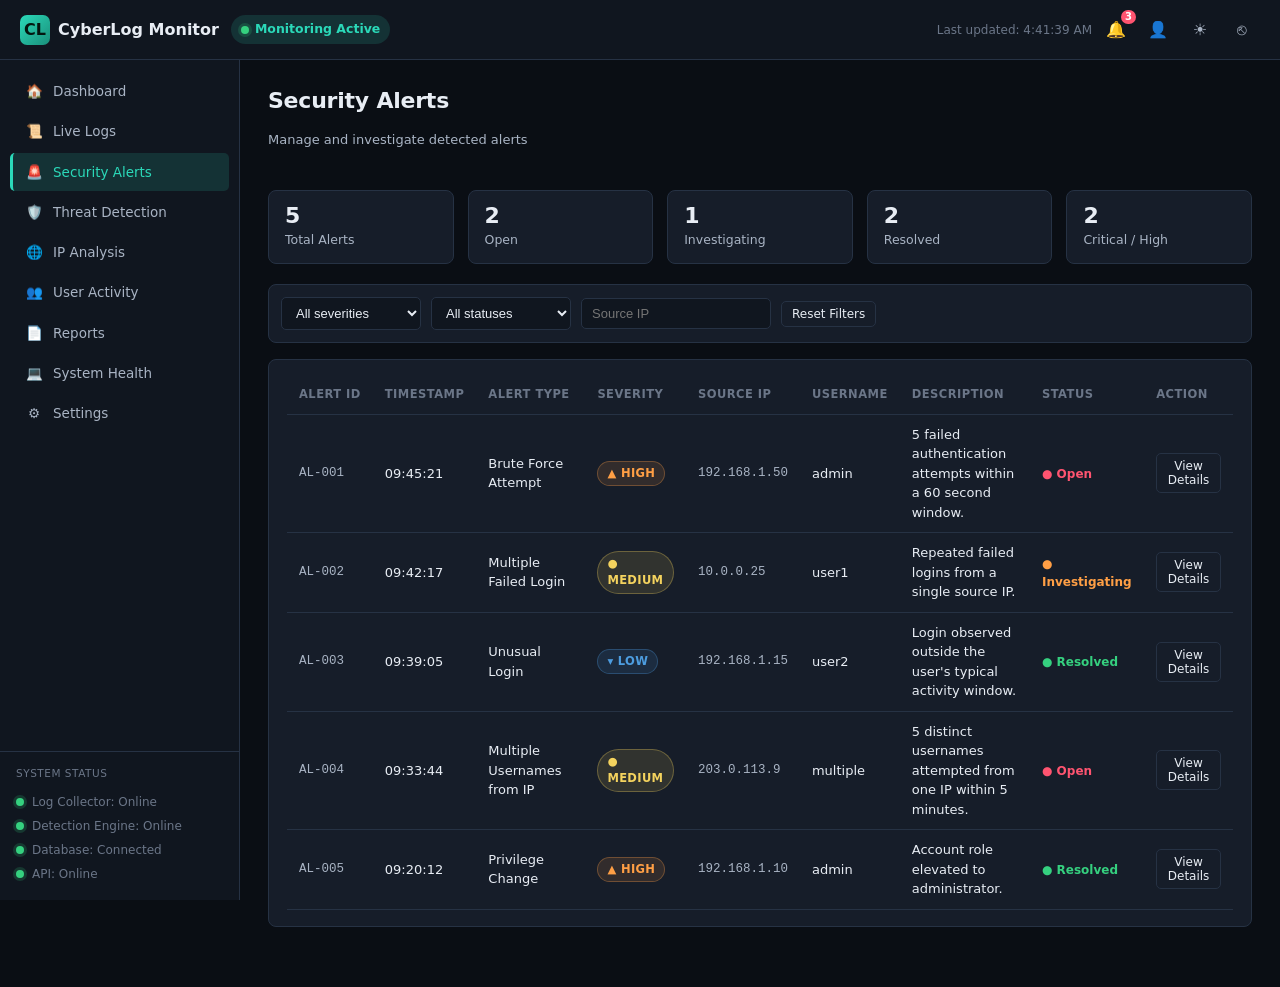
<file: frontend/alerts.html>
<!DOCTYPE html>
<html lang="en" data-theme="dark">
<head>
<meta charset="UTF-8" />
<meta name="viewport" content="width=device-width, initial-scale=1.0" />
<title>Security Alerts · CyberLog Monitor</title>
<link rel="stylesheet" href="css/style.css" />
</head>
<body>
<div class="app-shell">
  <header class="topnav">
    <div class="topnav-left">
      <button id="hamburgerBtn" class="hamburger" aria-label="Toggle menu">☰</button>
      <div class="brand"><span class="brand-mark">CL</span><span>CyberLog Monitor</span></div>
      <span class="system-status-pill"><span class="dot dot-ok"></span> Monitoring Active</span>
    </div>
    <div class="topnav-right">
      <span id="lastUpdated" class="last-updated">Last updated: —</span>
      <div class="dropdown">
        <button id="notifBell" class="icon-btn" title="Notifications">🔔<span id="notifCount" class="notif-count">0</span></button>
        <div id="notifPanel" class="dropdown-panel"><div class="dropdown-head">Notifications</div><div id="notifList"></div></div>
      </div>
      <button class="icon-btn" title="Profile">👤</button>
      <button id="themeToggleBtn" class="icon-btn" title="Toggle theme">☾</button>
      <button class="icon-btn" title="Logout">⎋</button>
    </div>
  </header>

  <aside class="sidebar" id="sidebar">
    <ul class="nav-list">
      <li><a class="nav-link" href="index.html"><span class="nav-icon">🏠</span> Dashboard</a></li>
      <li><a class="nav-link" href="logs.html"><span class="nav-icon">📜</span> Live Logs</a></li>
      <li><a class="nav-link" href="alerts.html"><span class="nav-icon">🚨</span> Security Alerts</a></li>
      <li><a class="nav-link" href="threats.html"><span class="nav-icon">🛡️</span> Threat Detection</a></li>
      <li><a class="nav-link" href="ip-analysis.html"><span class="nav-icon">🌐</span> IP Analysis</a></li>
      <li><a class="nav-link" href="users.html"><span class="nav-icon">👥</span> User Activity</a></li>
      <li><a class="nav-link" href="reports.html"><span class="nav-icon">📄</span> Reports</a></li>
      <li><a class="nav-link" href="system-health.html"><span class="nav-icon">💻</span> System Health</a></li>
      <li><a class="nav-link" href="settings.html"><span class="nav-icon">⚙️</span> Settings</a></li>
    </ul>
    <div class="sidebar-footer">
      <div class="label">System Status</div>
      <div class="status-row"><span class="dot dot-ok"></span> Log Collector: Online</div>
      <div class="status-row"><span class="dot dot-ok"></span> Detection Engine: Online</div>
      <div class="status-row"><span class="dot dot-ok"></span> Database: Connected</div>
      <div class="status-row"><span class="dot dot-ok"></span> API: Online</div>
    </div>
  </aside>

  <main class="main">
    <div class="main-header">
      <div>
        <h1 class="page-title">Security Alerts</h1>
        <p class="page-subtitle">Manage and investigate detected alerts</p>
      </div>
    </div>

    <div class="stat-grid" id="alertStatGrid" style="grid-template-columns: repeat(5, 1fr);"></div>

    <div class="filter-bar">
      <select id="severityFilter" class="form-select">
        <option value="">All severities</option>
        <option>CRITICAL</option><option>HIGH</option><option>MEDIUM</option><option>LOW</option>
      </select>
      <select id="statusFilter" class="form-select">
        <option value="">All statuses</option>
        <option>Open</option><option>Investigating</option><option>Resolved</option>
      </select>
      <input id="ipFilter" class="form-input" type="text" placeholder="Source IP" />
      <button id="resetFiltersBtn" class="btn btn-sm">Reset Filters</button>
    </div>

    <div class="card">
      <div class="table-scroll">
        <table class="data-table">
          <thead>
            <tr><th>Alert ID</th><th>Timestamp</th><th>Alert Type</th><th>Severity</th><th>Source IP</th><th>Username</th><th>Description</th><th>Status</th><th>Action</th></tr>
          </thead>
          <tbody id="alertsBody"></tbody>
        </table>
      </div>
    </div>
  </main>
</div>

<!-- Alert Details Modal (same markup/behaviour as index.html) -->
<div class="modal-backdrop" id="alertModal">
  <div class="modal">
    <div class="modal-header">
      <h3 id="modalAlertType">Alert</h3>
      <button class="close-btn" onclick="closeAlertModal()">✕</button>
    </div>
    <div class="modal-body">
      <div class="detail-grid">
        <div><div class="k">Severity</div><div class="v" id="modalSeverity"></div></div>
        <div><div class="k">Status</div><div class="v" id="modalStatus"></div></div>
        <div><div class="k">Timestamp</div><div class="v" id="modalTimestamp"></div></div>
        <div><div class="k">Event Count</div><div class="v" id="modalEventCount"></div></div>
        <div><div class="k">Source IP</div><div class="v mono" id="modalSourceIp"></div></div>
        <div><div class="k">Destination</div><div class="v mono" id="modalDestination"></div></div>
        <div><div class="k">Username</div><div class="v" id="modalUsername"></div></div>
        <div><div class="k">Detection Rule</div><div class="v" id="modalRule"></div></div>
      </div>
      <div class="k" style="margin-bottom:6px;">Description</div>
      <p id="modalDescription" style="margin:0 0 16px; font-size:13.5px; color:var(--text-mid);"></p>
      <div class="k" style="margin-bottom:8px;">Timeline</div>
      <ul class="timeline" id="modalTimeline"></ul>
    </div>
    <div class="modal-footer">
      <button class="btn" onclick="updateAlertStatus('Investigating')">Acknowledge</button>
      <button class="btn" onclick="updateAlertStatus('Investigating')">Mark Investigating</button>
      <button class="btn btn-primary" onclick="updateAlertStatus('Resolved')">Resolve</button>
      <button class="btn" onclick="closeAlertModal()">Close</button>
    </div>
  </div>
</div>

<script src="js/api.js"></script>
<script src="js/app.js"></script>
<script src="js/alerts.js"></script>
</body>
</html>
</file>
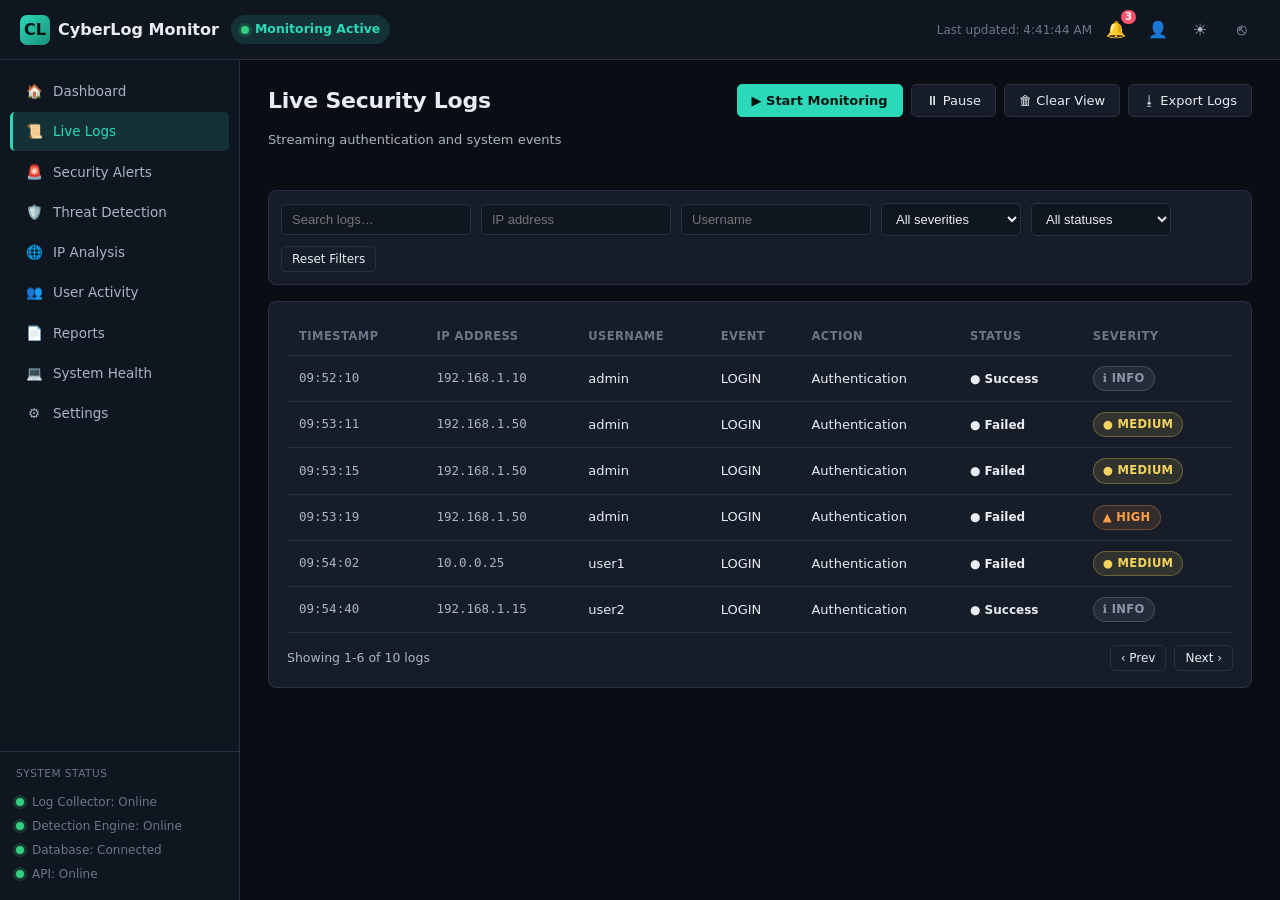
<file: frontend/logs.html>
<!DOCTYPE html>
<html lang="en" data-theme="dark">
<head>
<meta charset="UTF-8" />
<meta name="viewport" content="width=device-width, initial-scale=1.0" />
<title>Live Logs · CyberLog Monitor</title>
<link rel="stylesheet" href="css/style.css" />
</head>
<body>
<div class="app-shell">
  <header class="topnav">
    <div class="topnav-left">
      <button id="hamburgerBtn" class="hamburger" aria-label="Toggle menu">☰</button>
      <div class="brand"><span class="brand-mark">CL</span><span>CyberLog Monitor</span></div>
      <span class="system-status-pill"><span class="dot dot-ok"></span> Monitoring Active</span>
    </div>
    <div class="topnav-right">
      <span id="lastUpdated" class="last-updated">Last updated: —</span>
      <div class="dropdown">
        <button id="notifBell" class="icon-btn" title="Notifications">🔔<span id="notifCount" class="notif-count">0</span></button>
        <div id="notifPanel" class="dropdown-panel"><div class="dropdown-head">Notifications</div><div id="notifList"></div></div>
      </div>
      <button class="icon-btn" title="Profile">👤</button>
      <button id="themeToggleBtn" class="icon-btn" title="Toggle theme">☾</button>
      <button class="icon-btn" title="Logout">⎋</button>
    </div>
  </header>

  <aside class="sidebar" id="sidebar">
    <ul class="nav-list">
      <li><a class="nav-link" href="index.html"><span class="nav-icon">🏠</span> Dashboard</a></li>
      <li><a class="nav-link" href="logs.html"><span class="nav-icon">📜</span> Live Logs</a></li>
      <li><a class="nav-link" href="alerts.html"><span class="nav-icon">🚨</span> Security Alerts</a></li>
      <li><a class="nav-link" href="threats.html"><span class="nav-icon">🛡️</span> Threat Detection</a></li>
      <li><a class="nav-link" href="ip-analysis.html"><span class="nav-icon">🌐</span> IP Analysis</a></li>
      <li><a class="nav-link" href="users.html"><span class="nav-icon">👥</span> User Activity</a></li>
      <li><a class="nav-link" href="reports.html"><span class="nav-icon">📄</span> Reports</a></li>
      <li><a class="nav-link" href="system-health.html"><span class="nav-icon">💻</span> System Health</a></li>
      <li><a class="nav-link" href="settings.html"><span class="nav-icon">⚙️</span> Settings</a></li>
    </ul>
    <div class="sidebar-footer">
      <div class="label">System Status</div>
      <div class="status-row"><span class="dot dot-ok"></span> Log Collector: Online</div>
      <div class="status-row"><span class="dot dot-ok"></span> Detection Engine: Online</div>
      <div class="status-row"><span class="dot dot-ok"></span> Database: Connected</div>
      <div class="status-row"><span class="dot dot-ok"></span> API: Online</div>
    </div>
  </aside>

  <main class="main">
    <div class="main-header">
      <div>
        <h1 class="page-title">Live Security Logs</h1>
        <p class="page-subtitle">Streaming authentication and system events</p>
      </div>
      <div class="btn-group">
        <button id="startBtn" class="btn btn-primary">▶ Start Monitoring</button>
        <button id="pauseBtn" class="btn">⏸ Pause</button>
        <button id="clearBtn" class="btn">🗑 Clear View</button>
        <button id="exportBtn" class="btn">⭳ Export Logs</button>
      </div>
    </div>

    <div class="filter-bar">
      <input id="searchInput" class="form-input" type="text" placeholder="Search logs…" />
      <input id="ipFilter" class="form-input" type="text" placeholder="IP address" />
      <input id="userFilter" class="form-input" type="text" placeholder="Username" />
      <select id="severityFilter" class="form-select">
        <option value="">All severities</option>
        <option>INFO</option><option>MEDIUM</option><option>HIGH</option>
      </select>
      <select id="statusFilter" class="form-select">
        <option value="">All statuses</option>
        <option>SUCCESS</option><option>FAILED</option>
      </select>
      <button id="resetFiltersBtn" class="btn btn-sm">Reset Filters</button>
    </div>

    <div class="card">
      <div class="table-scroll">
        <table class="data-table">
          <thead>
            <tr><th>Timestamp</th><th>IP Address</th><th>Username</th><th>Event</th><th>Action</th><th>Status</th><th>Severity</th></tr>
          </thead>
          <tbody id="logsBody"></tbody>
        </table>
      </div>
      <div class="pagination">
        <span id="pageInfo">Showing 0 of 0 logs</span>
        <div class="btn-group">
          <button id="prevPageBtn" class="btn btn-sm">‹ Prev</button>
          <button id="nextPageBtn" class="btn btn-sm">Next ›</button>
        </div>
      </div>
    </div>
  </main>
</div>

<script src="js/api.js"></script>
<script src="js/app.js"></script>
<script src="js/logs.js"></script>
</body>
</html>
</file>
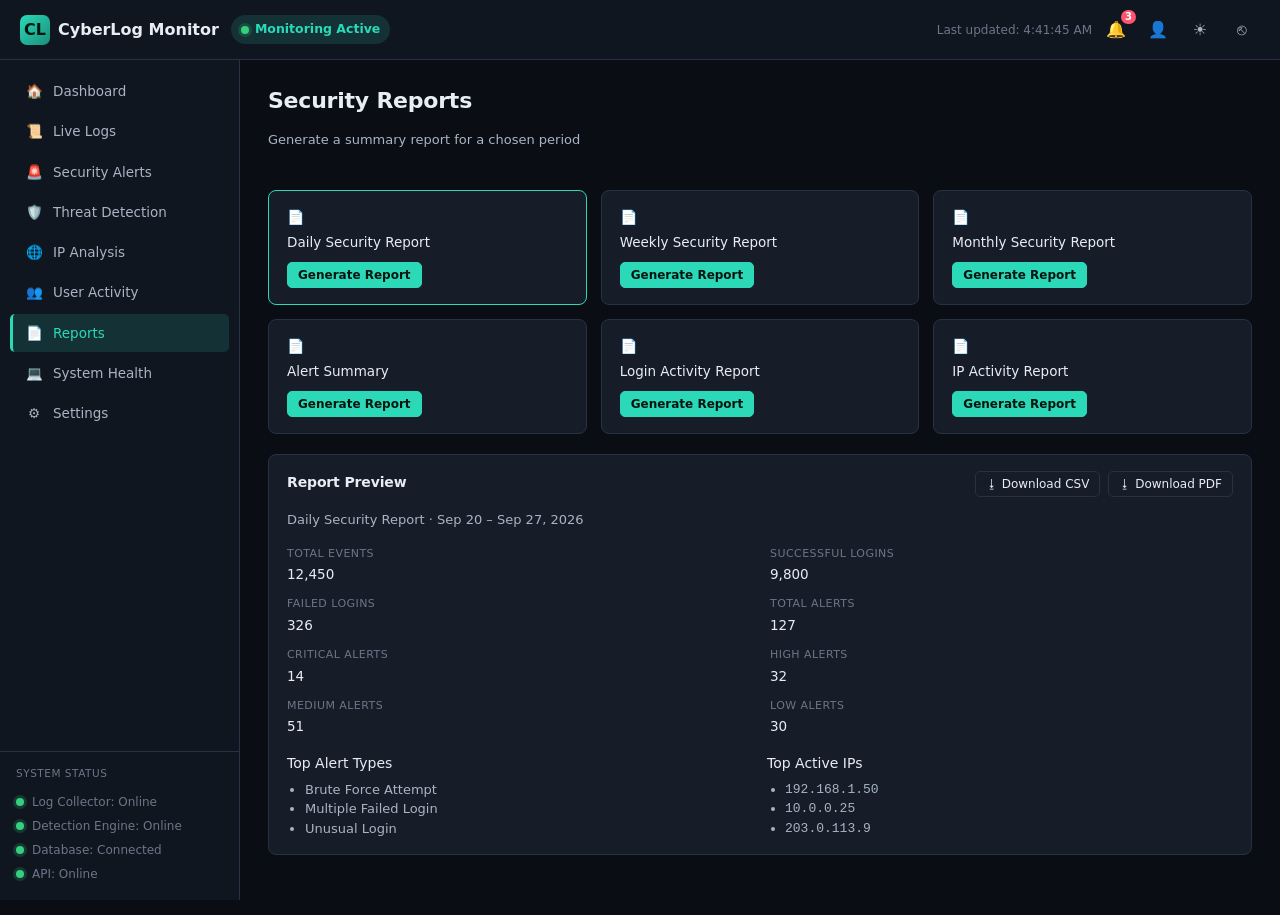
<file: frontend/reports.html>
<!DOCTYPE html>
<html lang="en" data-theme="dark">
<head>
<meta charset="UTF-8" />
<meta name="viewport" content="width=device-width, initial-scale=1.0" />
<title>Reports · CyberLog Monitor</title>
<link rel="stylesheet" href="css/style.css" />
</head>
<body>
<div class="app-shell">
  <header class="topnav">
    <div class="topnav-left">
      <button id="hamburgerBtn" class="hamburger" aria-label="Toggle menu">☰</button>
      <div class="brand"><span class="brand-mark">CL</span><span>CyberLog Monitor</span></div>
      <span class="system-status-pill"><span class="dot dot-ok"></span> Monitoring Active</span>
    </div>
    <div class="topnav-right">
      <span id="lastUpdated" class="last-updated">Last updated: —</span>
      <div class="dropdown">
        <button id="notifBell" class="icon-btn" title="Notifications">🔔<span id="notifCount" class="notif-count">0</span></button>
        <div id="notifPanel" class="dropdown-panel"><div class="dropdown-head">Notifications</div><div id="notifList"></div></div>
      </div>
      <button class="icon-btn" title="Profile">👤</button>
      <button id="themeToggleBtn" class="icon-btn" title="Toggle theme">☾</button>
      <button class="icon-btn" title="Logout">⎋</button>
    </div>
  </header>

  <aside class="sidebar" id="sidebar">
    <ul class="nav-list">
      <li><a class="nav-link" href="index.html"><span class="nav-icon">🏠</span> Dashboard</a></li>
      <li><a class="nav-link" href="logs.html"><span class="nav-icon">📜</span> Live Logs</a></li>
      <li><a class="nav-link" href="alerts.html"><span class="nav-icon">🚨</span> Security Alerts</a></li>
      <li><a class="nav-link" href="threats.html"><span class="nav-icon">🛡️</span> Threat Detection</a></li>
      <li><a class="nav-link" href="ip-analysis.html"><span class="nav-icon">🌐</span> IP Analysis</a></li>
      <li><a class="nav-link" href="users.html"><span class="nav-icon">👥</span> User Activity</a></li>
      <li><a class="nav-link" href="reports.html"><span class="nav-icon">📄</span> Reports</a></li>
      <li><a class="nav-link" href="system-health.html"><span class="nav-icon">💻</span> System Health</a></li>
      <li><a class="nav-link" href="settings.html"><span class="nav-icon">⚙️</span> Settings</a></li>
    </ul>
    <div class="sidebar-footer">
      <div class="label">System Status</div>
      <div class="status-row"><span class="dot dot-ok"></span> Log Collector: Online</div>
      <div class="status-row"><span class="dot dot-ok"></span> Detection Engine: Online</div>
      <div class="status-row"><span class="dot dot-ok"></span> Database: Connected</div>
      <div class="status-row"><span class="dot dot-ok"></span> API: Online</div>
    </div>
  </aside>

  <main class="main">
    <div class="main-header">
      <div>
        <h1 class="page-title">Security Reports</h1>
        <p class="page-subtitle">Generate a summary report for a chosen period</p>
      </div>
    </div>
    <div class="grid-3" style="margin-bottom:20px;" id="reportTypeGrid"></div>
    <div class="card">
      <div class="card-head">
        <h3>Report Preview</h3>
        <div class="btn-group">
          <button id="downloadCsvBtn" class="btn btn-sm">⭳ Download CSV</button>
          <button id="downloadPdfBtn" class="btn btn-sm">⭳ Download PDF</button>
        </div>
      </div>
      <div id="reportPreview"></div>
    </div>
  </main>
</div>

<script src="js/api.js"></script>
<script src="js/app.js"></script>
<script src="js/reports.js"></script>
</body>
</html>
</file>
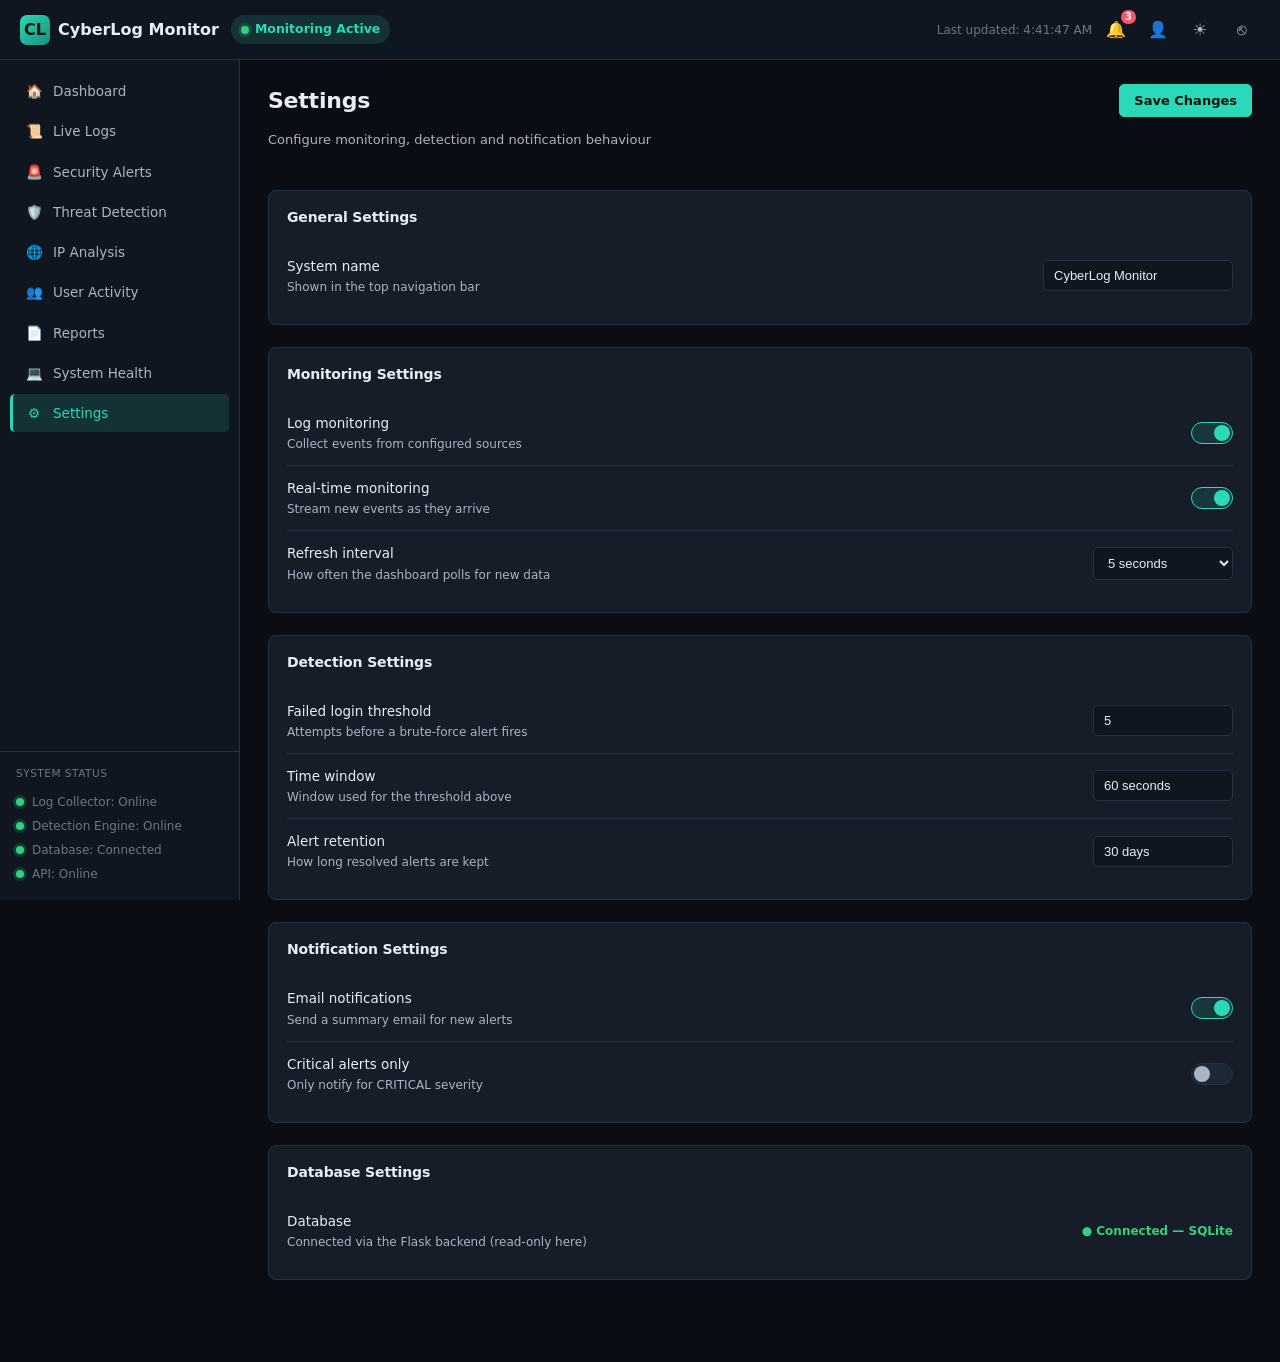
<file: frontend/settings.html>
<!DOCTYPE html>
<html lang="en" data-theme="dark">
<head>
<meta charset="UTF-8" />
<meta name="viewport" content="width=device-width, initial-scale=1.0" />
<title>Settings · CyberLog Monitor</title>
<link rel="stylesheet" href="css/style.css" />
</head>
<body>
<div class="app-shell">
  <header class="topnav">
    <div class="topnav-left">
      <button id="hamburgerBtn" class="hamburger" aria-label="Toggle menu">☰</button>
      <div class="brand"><span class="brand-mark">CL</span><span>CyberLog Monitor</span></div>
      <span class="system-status-pill"><span class="dot dot-ok"></span> Monitoring Active</span>
    </div>
    <div class="topnav-right">
      <span id="lastUpdated" class="last-updated">Last updated: —</span>
      <div class="dropdown">
        <button id="notifBell" class="icon-btn" title="Notifications">🔔<span id="notifCount" class="notif-count">0</span></button>
        <div id="notifPanel" class="dropdown-panel"><div class="dropdown-head">Notifications</div><div id="notifList"></div></div>
      </div>
      <button class="icon-btn" title="Profile">👤</button>
      <button id="themeToggleBtn" class="icon-btn" title="Toggle theme">☾</button>
      <button class="icon-btn" title="Logout">⎋</button>
    </div>
  </header>

  <aside class="sidebar" id="sidebar">
    <ul class="nav-list">
      <li><a class="nav-link" href="index.html"><span class="nav-icon">🏠</span> Dashboard</a></li>
      <li><a class="nav-link" href="logs.html"><span class="nav-icon">📜</span> Live Logs</a></li>
      <li><a class="nav-link" href="alerts.html"><span class="nav-icon">🚨</span> Security Alerts</a></li>
      <li><a class="nav-link" href="threats.html"><span class="nav-icon">🛡️</span> Threat Detection</a></li>
      <li><a class="nav-link" href="ip-analysis.html"><span class="nav-icon">🌐</span> IP Analysis</a></li>
      <li><a class="nav-link" href="users.html"><span class="nav-icon">👥</span> User Activity</a></li>
      <li><a class="nav-link" href="reports.html"><span class="nav-icon">📄</span> Reports</a></li>
      <li><a class="nav-link" href="system-health.html"><span class="nav-icon">💻</span> System Health</a></li>
      <li><a class="nav-link" href="settings.html"><span class="nav-icon">⚙️</span> Settings</a></li>
    </ul>
    <div class="sidebar-footer">
      <div class="label">System Status</div>
      <div class="status-row"><span class="dot dot-ok"></span> Log Collector: Online</div>
      <div class="status-row"><span class="dot dot-ok"></span> Detection Engine: Online</div>
      <div class="status-row"><span class="dot dot-ok"></span> Database: Connected</div>
      <div class="status-row"><span class="dot dot-ok"></span> API: Online</div>
    </div>
  </aside>

  <main class="main">
    <div class="main-header">
      <div>
        <h1 class="page-title">Settings</h1>
        <p class="page-subtitle">Configure monitoring, detection and notification behaviour</p>
      </div>
      <button id="saveSettingsBtn" class="btn btn-primary">Save Changes</button>
    </div>

    <div class="card settings-section">
      <div class="card-head"><h3>General Settings</h3></div>
      <div class="settings-row">
        <div><div class="st-label">System name</div><div class="st-desc">Shown in the top navigation bar</div></div>
        <input class="form-input" type="text" value="CyberLog Monitor" />
      </div>
    </div>

    <div class="card settings-section">
      <div class="card-head"><h3>Monitoring Settings</h3></div>
      <div class="settings-row">
        <div><div class="st-label">Log monitoring</div><div class="st-desc">Collect events from configured sources</div></div>
        <label class="toggle"><input type="checkbox" checked /><span class="toggle-track"></span></label>
      </div>
      <div class="settings-row">
        <div><div class="st-label">Real-time monitoring</div><div class="st-desc">Stream new events as they arrive</div></div>
        <label class="toggle"><input type="checkbox" checked /><span class="toggle-track"></span></label>
      </div>
      <div class="settings-row">
        <div><div class="st-label">Refresh interval</div><div class="st-desc">How often the dashboard polls for new data</div></div>
        <select class="form-select"><option>5 seconds</option><option>10 seconds</option><option>30 seconds</option></select>
      </div>
    </div>

    <div class="card settings-section">
      <div class="card-head"><h3>Detection Settings</h3></div>
      <div class="settings-row">
        <div><div class="st-label">Failed login threshold</div><div class="st-desc">Attempts before a brute-force alert fires</div></div>
        <input class="form-input" style="max-width:100px;" type="number" value="5" />
      </div>
      <div class="settings-row">
        <div><div class="st-label">Time window</div><div class="st-desc">Window used for the threshold above</div></div>
        <input class="form-input" style="max-width:120px;" type="text" value="60 seconds" />
      </div>
      <div class="settings-row">
        <div><div class="st-label">Alert retention</div><div class="st-desc">How long resolved alerts are kept</div></div>
        <input class="form-input" style="max-width:100px;" type="text" value="30 days" />
      </div>
    </div>

    <div class="card settings-section">
      <div class="card-head"><h3>Notification Settings</h3></div>
      <div class="settings-row">
        <div><div class="st-label">Email notifications</div><div class="st-desc">Send a summary email for new alerts</div></div>
        <label class="toggle"><input type="checkbox" checked /><span class="toggle-track"></span></label>
      </div>
      <div class="settings-row">
        <div><div class="st-label">Critical alerts only</div><div class="st-desc">Only notify for CRITICAL severity</div></div>
        <label class="toggle"><input type="checkbox" /><span class="toggle-track"></span></label>
      </div>
    </div>

    <div class="card settings-section">
      <div class="card-head"><h3>Database Settings</h3></div>
      <div class="settings-row">
        <div><div class="st-label">Database</div><div class="st-desc">Connected via the Flask backend (read-only here)</div></div>
        <span class="status-pill status-online">● Connected — SQLite</span>
      </div>
    </div>
  </main>
</div>

<script src="js/api.js"></script>
<script src="js/app.js"></script>
<script src="js/settings.js"></script>
</body>
</html>
</file>
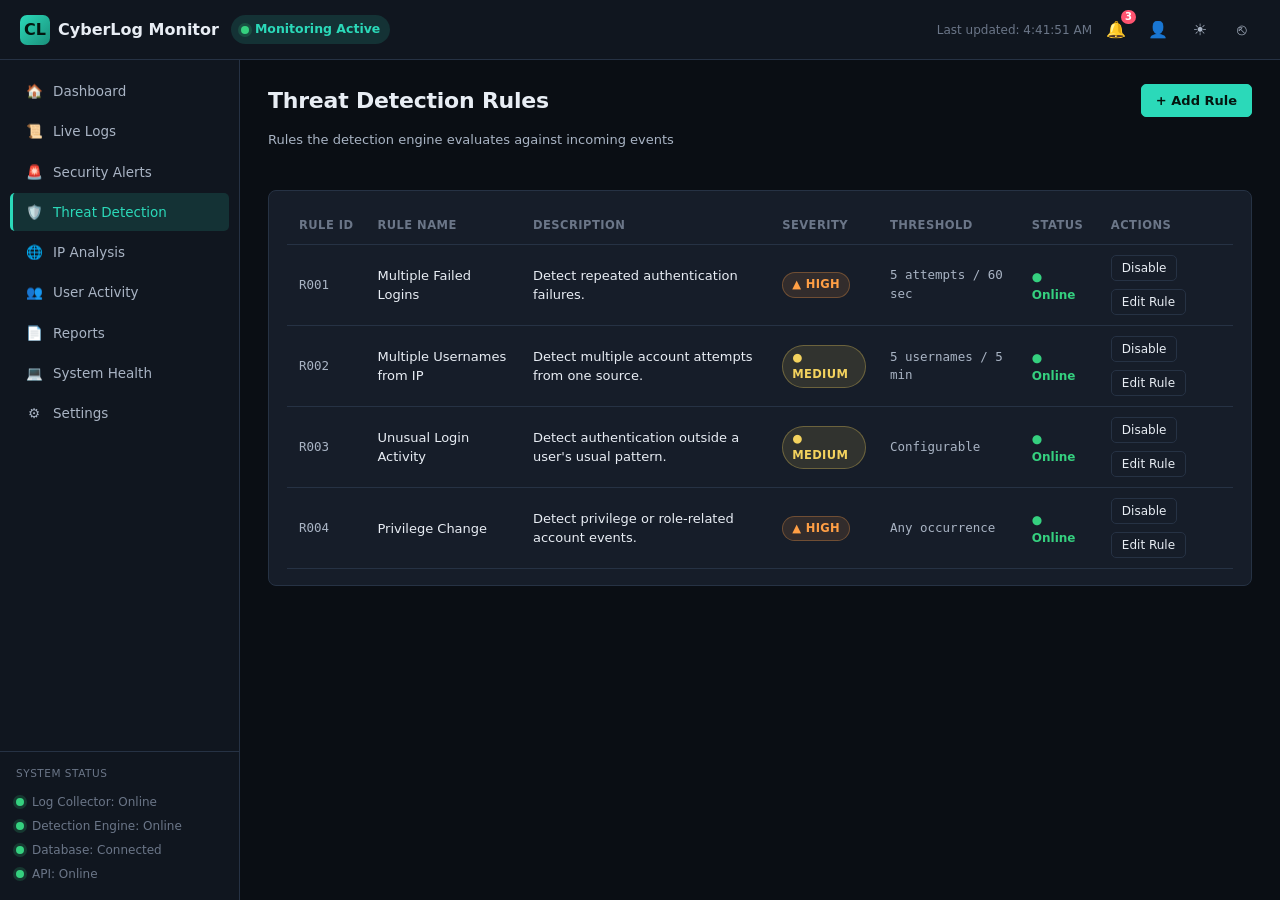
<file: frontend/threats.html>
<!DOCTYPE html>
<html lang="en" data-theme="dark">
<head>
<meta charset="UTF-8" />
<meta name="viewport" content="width=device-width, initial-scale=1.0" />
<title>Threat Detection · CyberLog Monitor</title>
<link rel="stylesheet" href="css/style.css" />
</head>
<body>
<div class="app-shell">
  <header class="topnav">
    <div class="topnav-left">
      <button id="hamburgerBtn" class="hamburger" aria-label="Toggle menu">☰</button>
      <div class="brand"><span class="brand-mark">CL</span><span>CyberLog Monitor</span></div>
      <span class="system-status-pill"><span class="dot dot-ok"></span> Monitoring Active</span>
    </div>
    <div class="topnav-right">
      <span id="lastUpdated" class="last-updated">Last updated: —</span>
      <div class="dropdown">
        <button id="notifBell" class="icon-btn" title="Notifications">🔔<span id="notifCount" class="notif-count">0</span></button>
        <div id="notifPanel" class="dropdown-panel"><div class="dropdown-head">Notifications</div><div id="notifList"></div></div>
      </div>
      <button class="icon-btn" title="Profile">👤</button>
      <button id="themeToggleBtn" class="icon-btn" title="Toggle theme">☾</button>
      <button class="icon-btn" title="Logout">⎋</button>
    </div>
  </header>

  <aside class="sidebar" id="sidebar">
    <ul class="nav-list">
      <li><a class="nav-link" href="index.html"><span class="nav-icon">🏠</span> Dashboard</a></li>
      <li><a class="nav-link" href="logs.html"><span class="nav-icon">📜</span> Live Logs</a></li>
      <li><a class="nav-link" href="alerts.html"><span class="nav-icon">🚨</span> Security Alerts</a></li>
      <li><a class="nav-link" href="threats.html"><span class="nav-icon">🛡️</span> Threat Detection</a></li>
      <li><a class="nav-link" href="ip-analysis.html"><span class="nav-icon">🌐</span> IP Analysis</a></li>
      <li><a class="nav-link" href="users.html"><span class="nav-icon">👥</span> User Activity</a></li>
      <li><a class="nav-link" href="reports.html"><span class="nav-icon">📄</span> Reports</a></li>
      <li><a class="nav-link" href="system-health.html"><span class="nav-icon">💻</span> System Health</a></li>
      <li><a class="nav-link" href="settings.html"><span class="nav-icon">⚙️</span> Settings</a></li>
    </ul>
    <div class="sidebar-footer">
      <div class="label">System Status</div>
      <div class="status-row"><span class="dot dot-ok"></span> Log Collector: Online</div>
      <div class="status-row"><span class="dot dot-ok"></span> Detection Engine: Online</div>
      <div class="status-row"><span class="dot dot-ok"></span> Database: Connected</div>
      <div class="status-row"><span class="dot dot-ok"></span> API: Online</div>
    </div>
  </aside>

  <main class="main">
    <div class="main-header">
      <div>
        <h1 class="page-title">Threat Detection Rules</h1>
        <p class="page-subtitle">Rules the detection engine evaluates against incoming events</p>
      </div>
      <button id="addRuleBtn" class="btn btn-primary">+ Add Rule</button>
    </div>
    <div class="card">
      <div class="table-scroll">
        <table class="data-table">
          <thead>
            <tr><th>Rule ID</th><th>Rule Name</th><th>Description</th><th>Severity</th><th>Threshold</th><th>Status</th><th>Actions</th></tr>
          </thead>
          <tbody id="rulesBody"></tbody>
        </table>
      </div>
    </div>
  </main>
</div>

<script src="js/api.js"></script>
<script src="js/app.js"></script>
<script src="js/threats.js"></script>
</body>
</html>
</file>
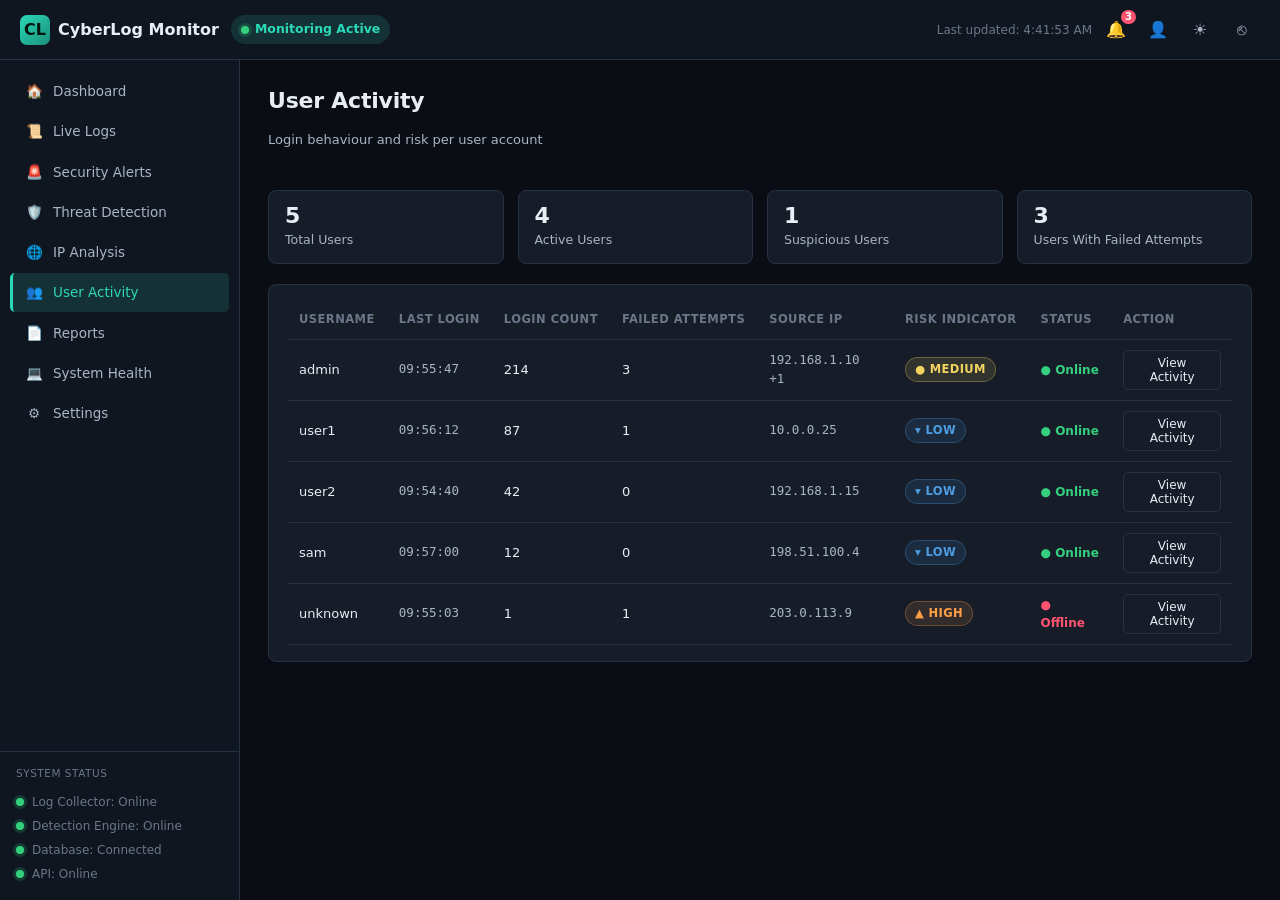
<file: frontend/users.html>
<!DOCTYPE html>
<html lang="en" data-theme="dark">
<head>
<meta charset="UTF-8" />
<meta name="viewport" content="width=device-width, initial-scale=1.0" />
<title>User Activity · CyberLog Monitor</title>
<link rel="stylesheet" href="css/style.css" />
</head>
<body>
<div class="app-shell">
  <header class="topnav">
    <div class="topnav-left">
      <button id="hamburgerBtn" class="hamburger" aria-label="Toggle menu">☰</button>
      <div class="brand"><span class="brand-mark">CL</span><span>CyberLog Monitor</span></div>
      <span class="system-status-pill"><span class="dot dot-ok"></span> Monitoring Active</span>
    </div>
    <div class="topnav-right">
      <span id="lastUpdated" class="last-updated">Last updated: —</span>
      <div class="dropdown">
        <button id="notifBell" class="icon-btn" title="Notifications">🔔<span id="notifCount" class="notif-count">0</span></button>
        <div id="notifPanel" class="dropdown-panel"><div class="dropdown-head">Notifications</div><div id="notifList"></div></div>
      </div>
      <button class="icon-btn" title="Profile">👤</button>
      <button id="themeToggleBtn" class="icon-btn" title="Toggle theme">☾</button>
      <button class="icon-btn" title="Logout">⎋</button>
    </div>
  </header>

  <aside class="sidebar" id="sidebar">
    <ul class="nav-list">
      <li><a class="nav-link" href="index.html"><span class="nav-icon">🏠</span> Dashboard</a></li>
      <li><a class="nav-link" href="logs.html"><span class="nav-icon">📜</span> Live Logs</a></li>
      <li><a class="nav-link" href="alerts.html"><span class="nav-icon">🚨</span> Security Alerts</a></li>
      <li><a class="nav-link" href="threats.html"><span class="nav-icon">🛡️</span> Threat Detection</a></li>
      <li><a class="nav-link" href="ip-analysis.html"><span class="nav-icon">🌐</span> IP Analysis</a></li>
      <li><a class="nav-link" href="users.html"><span class="nav-icon">👥</span> User Activity</a></li>
      <li><a class="nav-link" href="reports.html"><span class="nav-icon">📄</span> Reports</a></li>
      <li><a class="nav-link" href="system-health.html"><span class="nav-icon">💻</span> System Health</a></li>
      <li><a class="nav-link" href="settings.html"><span class="nav-icon">⚙️</span> Settings</a></li>
    </ul>
    <div class="sidebar-footer">
      <div class="label">System Status</div>
      <div class="status-row"><span class="dot dot-ok"></span> Log Collector: Online</div>
      <div class="status-row"><span class="dot dot-ok"></span> Detection Engine: Online</div>
      <div class="status-row"><span class="dot dot-ok"></span> Database: Connected</div>
      <div class="status-row"><span class="dot dot-ok"></span> API: Online</div>
    </div>
  </aside>

  <main class="main">
    <div class="main-header">
      <div>
        <h1 class="page-title">User Activity</h1>
        <p class="page-subtitle">Login behaviour and risk per user account</p>
      </div>
    </div>
    <div class="stat-grid" id="userStatGrid" style="grid-template-columns:repeat(4,1fr);"></div>
    <div class="card">
      <div class="table-scroll">
        <table class="data-table">
          <thead>
            <tr><th>Username</th><th>Last Login</th><th>Login Count</th><th>Failed Attempts</th><th>Source IP</th><th>Risk Indicator</th><th>Status</th><th>Action</th></tr>
          </thead>
          <tbody id="usersBody"></tbody>
        </table>
      </div>
    </div>
  </main>
</div>

<script src="js/api.js"></script>
<script src="js/app.js"></script>
<script src="js/users.js"></script>
</body>
</html>
</file>
<file: frontend/css/style.css>
/* =========================================================================
   CyberLog Monitor — Shared Stylesheet
   -------------------------------------------------------------------------
   This file drives every page in the dashboard. It is split into sections:
     1. Design tokens (colors, spacing, type) as CSS variables
     2. Base / reset
     3. Layout shell (top nav + sidebar + main content)
     4. Reusable components (cards, tables, badges, buttons, modal, toasts)
     5. Page-specific tweaks
     6. Responsive breakpoints
   Keep component styles generic (.card, .badge, .btn) so every page — and
   later, real Flask-rendered data — can reuse them without extra CSS.
   ========================================================================= */

/* ---------- 1. DESIGN TOKENS ------------------------------------------- */
:root {
  /* Base surfaces — a deep blue-black, not pure #000, so panels can layer */
  --bg-0: #0a0e14;      /* page background */
  --bg-1: #10161f;      /* sidebar / top nav */
  --bg-2: #161d29;      /* cards, panels */
  --bg-3: #1e2734;      /* hovered / elevated surfaces */
  --border: #263244;

  /* Text */
  --text-hi: #e8edf4;
  --text-mid: #a9b4c4;
  --text-low: #6b7688;

  /* Brand accent — signal teal, used for the "live/active" system state */
  --accent: #2bd9b9;
  --accent-dim: rgba(43, 217, 185, 0.14);

  /* Severity scale — consistent everywhere, never color-only (always paired
     with a text label per the UX requirement) */
  --sev-critical: #ff5470;
  --sev-high: #ff9f45;
  --sev-medium: #f4d35e;
  --sev-low: #4d9de0;
  --sev-info: #8b98a9;

  /* Status */
  --ok: #35d07f;
  --warn: #f4d35e;
  --danger: #ff5470;

  /* Type */
  --font-ui: "Inter", "Segoe UI", system-ui, sans-serif;
  --font-mono: "IBM Plex Mono", "SFMono-Regular", Consolas, monospace;

  /* Layout */
  --sidebar-w: 240px;
  --topnav-h: 60px;
  --radius: 8px;
  --radius-sm: 5px;
}

/* Light theme override — applied when <html data-theme="light"> */
:root[data-theme="light"] {
  --bg-0: #f4f6f9;
  --bg-1: #ffffff;
  --bg-2: #ffffff;
  --bg-3: #eef1f5;
  --border: #dde3ea;
  --text-hi: #131a24;
  --text-mid: #4a5568;
  --text-low: #8a94a3;
  --accent-dim: rgba(15, 148, 128, 0.1);
}

/* ---------- 2. BASE / RESET --------------------------------------------- */
* { box-sizing: border-box; }
html, body {
  height: 100%;
  margin: 0;
}
body {
  background: var(--bg-0);
  color: var(--text-hi);
  font-family: var(--font-ui);
  font-size: 14px;
  line-height: 1.5;
  -webkit-font-smoothing: antialiased;
}
a { color: inherit; text-decoration: none; }
button { font-family: inherit; cursor: pointer; }
table { border-collapse: collapse; width: 100%; }
:focus-visible { outline: 2px solid var(--accent); outline-offset: 2px; }

h1, h2, h3 { margin: 0 0 4px; font-weight: 600; letter-spacing: -0.01em; }
.page-title { font-size: 22px; }
.page-subtitle { color: var(--text-mid); font-size: 13px; margin-bottom: 20px; }

/* ---------- 3. LAYOUT SHELL --------------------------------------------- */
.app-shell {
  display: grid;
  grid-template-columns: var(--sidebar-w) 1fr;
  grid-template-rows: var(--topnav-h) 1fr;
  grid-template-areas:
    "topnav topnav"
    "sidebar main";
  min-height: 100vh;
}

/* -- Top navigation -- */
.topnav {
  grid-area: topnav;
  display: flex;
  align-items: center;
  justify-content: space-between;
  gap: 16px;
  padding: 0 20px;
  background: var(--bg-1);
  border-bottom: 1px solid var(--border);
  position: sticky;
  top: 0;
  z-index: 30;
}
.topnav-left { display: flex; align-items: center; gap: 12px; }
.brand { display: flex; align-items: center; gap: 8px; font-weight: 700; font-size: 16px; }
.brand-mark {
  width: 30px; height: 30px; border-radius: 7px;
  background: linear-gradient(135deg, var(--accent), #1a8f7a);
  display: flex; align-items: center; justify-content: center;
  color: #04150f; font-weight: 800;
}
.hamburger { display: none; background: none; border: none; color: var(--text-hi); font-size: 20px; }

.system-status-pill {
  display: flex; align-items: center; gap: 6px;
  padding: 5px 10px; border-radius: 999px;
  background: var(--accent-dim); color: var(--accent);
  font-size: 12.5px; font-weight: 600;
}
.dot { width: 8px; height: 8px; border-radius: 50%; display: inline-block; }
.dot-ok { background: var(--ok); box-shadow: 0 0 0 3px rgba(53,208,127,.18); }
.dot-warn { background: var(--warn); box-shadow: 0 0 0 3px rgba(244,211,94,.18); }
.dot-danger { background: var(--danger); box-shadow: 0 0 0 3px rgba(255,84,112,.18); }

.topnav-right { display: flex; align-items: center; gap: 6px; }
.icon-btn {
  position: relative;
  width: 36px; height: 36px; border-radius: var(--radius-sm);
  background: transparent; border: 1px solid transparent; color: var(--text-mid);
  display: flex; align-items: center; justify-content: center; font-size: 16px;
}
.icon-btn:hover { background: var(--bg-3); color: var(--text-hi); }
.notif-count {
  position: absolute; top: -3px; right: -3px;
  background: var(--sev-critical); color: #fff;
  font-size: 10px; font-weight: 700; line-height: 1;
  padding: 2px 4px; border-radius: 999px;
}
.last-updated { font-size: 12px; color: var(--text-low); white-space: nowrap; }

/* -- Sidebar -- */
.sidebar {
  grid-area: sidebar;
  background: var(--bg-1);
  border-right: 1px solid var(--border);
  display: flex;
  flex-direction: column;
  justify-content: space-between;
  position: sticky;
  top: var(--topnav-h);
  height: calc(100vh - var(--topnav-h));
  overflow-y: auto;
}
.nav-list { list-style: none; margin: 0; padding: 12px 10px; }
.nav-list li + li { margin-top: 2px; }
.nav-link {
  display: flex; align-items: center; gap: 10px;
  padding: 9px 12px; border-radius: var(--radius-sm);
  color: var(--text-mid); font-size: 13.5px; font-weight: 500;
  border-left: 3px solid transparent;
}
.nav-link .nav-icon { width: 18px; text-align: center; }
.nav-link:hover { background: var(--bg-3); color: var(--text-hi); }
.nav-link.active {
  background: var(--accent-dim); color: var(--accent);
  border-left-color: var(--accent);
}
.sidebar-footer {
  padding: 14px 16px; border-top: 1px solid var(--border);
  font-size: 12px; color: var(--text-low);
}
.sidebar-footer .label { text-transform: uppercase; letter-spacing: .05em; font-size: 10.5px; color: var(--text-low); margin-bottom: 8px; }
.status-row { display: flex; align-items: center; gap: 8px; padding: 3px 0; }

/* -- Main content -- */
.main {
  grid-area: main;
  padding: 24px 28px 60px;
  min-width: 0; /* allow inner tables to scroll instead of blowing out grid */
}
.main-header {
  display: flex; align-items: flex-start; justify-content: space-between;
  gap: 16px; flex-wrap: wrap; margin-bottom: 20px;
}

/* ---------- 4. COMPONENTS ------------------------------------------------ */

/* Buttons */
.btn {
  display: inline-flex; align-items: center; gap: 6px;
  padding: 8px 14px; border-radius: var(--radius-sm);
  border: 1px solid var(--border); background: var(--bg-2);
  color: var(--text-hi); font-size: 13px; font-weight: 500;
  transition: background .12s ease, border-color .12s ease;
}
.btn:hover { background: var(--bg-3); border-color: var(--text-low); }
.btn:disabled { opacity: .5; cursor: not-allowed; }
.btn-primary { background: var(--accent); border-color: var(--accent); color: #04150f; font-weight: 700; }
.btn-primary:hover { background: #24c2a4; }
.btn-danger { color: var(--sev-critical); border-color: rgba(255,84,112,.4); }
.btn-danger:hover { background: rgba(255,84,112,.1); }
.btn-sm { padding: 5px 10px; font-size: 12px; }
.btn-group { display: flex; gap: 8px; flex-wrap: wrap; }

/* Cards */
.card {
  background: var(--bg-2);
  border: 1px solid var(--border);
  border-radius: var(--radius);
  padding: 16px 18px;
}
.card-head { display: flex; align-items: center; justify-content: space-between; margin-bottom: 12px; }
.card-head h3 { font-size: 14px; }

.stat-grid {
  display: grid;
  grid-template-columns: repeat(6, minmax(0, 1fr));
  gap: 14px;
  margin-bottom: 20px;
}
.stat-card {
  background: var(--bg-2); border: 1px solid var(--border); border-radius: var(--radius);
  padding: 14px 16px; position: relative;
}
.stat-card .stat-icon {
  width: 30px; height: 30px; border-radius: 7px;
  display: flex; align-items: center; justify-content: center;
  background: var(--accent-dim); color: var(--accent); font-size: 14px; margin-bottom: 10px;
}
.stat-card.warn .stat-icon { background: rgba(255,159,69,.14); color: var(--sev-high); }
.stat-card.danger .stat-icon { background: rgba(255,84,112,.14); color: var(--sev-critical); }
.stat-value { font-size: 22px; font-weight: 700; line-height: 1; }
.stat-label { color: var(--text-mid); font-size: 12.5px; margin-top: 4px; }
.stat-trend { font-size: 11.5px; margin-top: 8px; font-weight: 600; }
.stat-trend.up { color: var(--ok); }
.stat-trend.down { color: var(--sev-critical); }

.chart-row { display: grid; grid-template-columns: 2fr 1fr; gap: 16px; margin-bottom: 20px; }
.chart-wrap { position: relative; height: 260px; }

/* Tables */
.table-scroll { overflow-x: auto; }
.data-table { min-width: 720px; font-size: 13px; }
.data-table th {
  text-align: left; padding: 10px 12px; color: var(--text-low);
  font-weight: 600; font-size: 11.5px; text-transform: uppercase; letter-spacing: .04em;
  border-bottom: 1px solid var(--border); white-space: nowrap;
}
.data-table td { padding: 10px 12px; border-bottom: 1px solid var(--border); vertical-align: middle; }
.data-table tbody tr:hover { background: var(--bg-3); }
.mono { font-family: var(--font-mono); font-size: 12.5px; color: var(--text-mid); }

/* Badges (severity / status) — icon + text, never color alone */
.badge {
  display: inline-flex; align-items: center; gap: 5px;
  padding: 3px 9px; border-radius: 999px; font-size: 11.5px; font-weight: 700;
  text-transform: uppercase; letter-spacing: .03em;
  border: 1px solid transparent;
}
.badge-critical { color: var(--sev-critical); background: rgba(255,84,112,.12); border-color: rgba(255,84,112,.3); }
.badge-high { color: var(--sev-high); background: rgba(255,159,69,.12); border-color: rgba(255,159,69,.3); }
.badge-medium { color: var(--sev-medium); background: rgba(244,211,94,.12); border-color: rgba(244,211,94,.3); }
.badge-low { color: var(--sev-low); background: rgba(77,157,224,.12); border-color: rgba(77,157,224,.3); }
.badge-info { color: var(--sev-info); background: rgba(139,152,169,.12); border-color: rgba(139,152,169,.3); }

.status-pill { display: inline-flex; align-items: center; gap: 5px; font-size: 12px; font-weight: 600; }
.status-open { color: var(--sev-critical); }
.status-investigating { color: var(--sev-high); }
.status-resolved { color: var(--ok); }
.status-online { color: var(--ok); }
.status-offline { color: var(--sev-critical); }

/* Forms / filters */
.filter-bar {
  display: flex; flex-wrap: wrap; gap: 10px; align-items: center;
  margin-bottom: 16px; padding: 12px; background: var(--bg-2);
  border: 1px solid var(--border); border-radius: var(--radius);
}
.form-input, .form-select {
  background: var(--bg-1); border: 1px solid var(--border); color: var(--text-hi);
  padding: 7px 10px; border-radius: var(--radius-sm); font-size: 13px; min-width: 140px;
}
.form-input:focus, .form-select:focus { border-color: var(--accent); }
label.field-label { font-size: 12px; color: var(--text-mid); display: block; margin-bottom: 4px; }
.toggle { position: relative; width: 42px; height: 22px; }
.toggle input { opacity: 0; width: 0; height: 0; }
.toggle-track {
  position: absolute; inset: 0; background: var(--bg-3); border: 1px solid var(--border);
  border-radius: 999px; transition: background .15s;
}
.toggle-track::before {
  content: ""; position: absolute; width: 16px; height: 16px; left: 2px; top: 2px;
  background: var(--text-mid); border-radius: 50%; transition: transform .15s, background .15s;
}
.toggle input:checked + .toggle-track { background: var(--accent-dim); border-color: var(--accent); }
.toggle input:checked + .toggle-track::before { transform: translateX(20px); background: var(--accent); }

/* Empty / loading / error states */
.state-msg {
  text-align: center; padding: 40px 20px; color: var(--text-mid); font-size: 13.5px;
}
.state-msg .state-icon { font-size: 26px; margin-bottom: 10px; display: block; }
.skeleton { background: linear-gradient(90deg, var(--bg-2) 25%, var(--bg-3) 37%, var(--bg-2) 63%); background-size: 400% 100%; animation: skeleton 1.4s ease infinite; border-radius: var(--radius-sm); }
@keyframes skeleton { 0% { background-position: 100% 0; } 100% { background-position: -100% 0; } }

/* Pagination */
.pagination { display: flex; align-items: center; justify-content: space-between; margin-top: 12px; font-size: 12.5px; color: var(--text-mid); }
.pagination .btn { padding: 5px 10px; }

/* Modal */
.modal-backdrop {
  position: fixed; inset: 0; background: rgba(5,8,12,.6);
  display: none; align-items: center; justify-content: center; z-index: 100; padding: 20px;
}
.modal-backdrop.open { display: flex; }
.modal {
  background: var(--bg-2); border: 1px solid var(--border); border-radius: var(--radius);
  width: 100%; max-width: 560px; max-height: 88vh; overflow-y: auto;
  box-shadow: 0 20px 60px rgba(0,0,0,.4);
}
.modal-header { display: flex; align-items: center; justify-content: space-between; padding: 16px 20px; border-bottom: 1px solid var(--border); }
.modal-body { padding: 18px 20px; }
.modal-footer { display: flex; justify-content: flex-end; gap: 8px; padding: 14px 20px; border-top: 1px solid var(--border); }
.close-btn { background: none; border: none; color: var(--text-mid); font-size: 18px; }
.detail-grid { display: grid; grid-template-columns: 1fr 1fr; gap: 12px 20px; margin-bottom: 16px; }
.detail-grid .k { font-size: 11px; text-transform: uppercase; color: var(--text-low); letter-spacing: .04em; }
.detail-grid .v { font-size: 13.5px; margin-top: 2px; }
.timeline { list-style: none; margin: 0; padding: 0; border-left: 2px solid var(--border); margin-left: 6px; }
.timeline li { position: relative; padding: 0 0 14px 18px; font-size: 12.5px; color: var(--text-mid); }
.timeline li::before { content: ""; position: absolute; left: -6px; top: 3px; width: 9px; height: 9px; border-radius: 50%; background: var(--accent); }

/* Toast notifications */
.toast-stack { position: fixed; bottom: 20px; right: 20px; display: flex; flex-direction: column; gap: 8px; z-index: 200; }
.toast {
  background: var(--bg-2); border: 1px solid var(--border); border-left: 3px solid var(--accent);
  padding: 10px 14px; border-radius: var(--radius-sm); font-size: 13px; min-width: 220px;
  box-shadow: 0 8px 24px rgba(0,0,0,.3);
}

/* Notification dropdown */
.dropdown { position: relative; }
.dropdown-panel {
  position: absolute; right: 0; top: 44px; width: 320px;
  background: var(--bg-2); border: 1px solid var(--border); border-radius: var(--radius);
  box-shadow: 0 16px 40px rgba(0,0,0,.35); display: none; z-index: 40;
}
.dropdown-panel.open { display: block; }
.dropdown-head { padding: 12px 14px; border-bottom: 1px solid var(--border); font-weight: 600; font-size: 13px; }
.notif-item { display: flex; gap: 10px; padding: 10px 14px; border-bottom: 1px solid var(--border); }
.notif-item:last-child { border-bottom: none; }
.notif-item .sev-dot { width: 9px; height: 9px; border-radius: 50%; margin-top: 5px; flex-shrink: 0; }
.notif-item .notif-text { font-size: 12.5px; }
.notif-item .notif-time { font-size: 11px; color: var(--text-low); }

/* Settings sections */
.settings-section { margin-bottom: 22px; }
.settings-row { display: flex; align-items: center; justify-content: space-between; padding: 12px 0; border-bottom: 1px solid var(--border); gap: 16px; }
.settings-row:last-child { border-bottom: none; }
.settings-row .st-label { font-size: 13.5px; font-weight: 500; }
.settings-row .st-desc { font-size: 12px; color: var(--text-mid); margin-top: 2px; }

/* Rule / report cards grid */
.grid-2 { display: grid; grid-template-columns: repeat(2, 1fr); gap: 14px; }
.grid-3 { display: grid; grid-template-columns: repeat(3, 1fr); gap: 14px; }

/* Risk level pill (IP analysis) */
.risk-pill { display: inline-flex; align-items: center; gap: 6px; padding: 6px 14px; border-radius: 999px; font-weight: 700; font-size: 13px; }

/* ---------- 6. RESPONSIVE ------------------------------------------------- */
@media (max-width: 1100px) {
  .stat-grid { grid-template-columns: repeat(3, 1fr); }
  .chart-row { grid-template-columns: 1fr; }
  .grid-3 { grid-template-columns: repeat(2, 1fr); }
}

@media (max-width: 900px) {
  .app-shell { grid-template-columns: 1fr; }
  .hamburger { display: block; }
  .sidebar {
    position: fixed; left: -260px; top: var(--topnav-h); width: 240px; z-index: 50;
    transition: left .18s ease; box-shadow: 0 0 0 100vmax rgba(0,0,0,0);
  }
  .sidebar.open { left: 0; box-shadow: 10px 0 40px rgba(0,0,0,.4); }
  .app-shell { grid-template-areas: "topnav" "main"; grid-template-columns: 1fr; }
}

@media (max-width: 640px) {
  .stat-grid { grid-template-columns: repeat(2, 1fr); }
  .grid-2, .grid-3 { grid-template-columns: 1fr; }
  .detail-grid { grid-template-columns: 1fr; }
  .last-updated { display: none; }
  .main { padding: 18px 14px 50px; }
}
</file>
